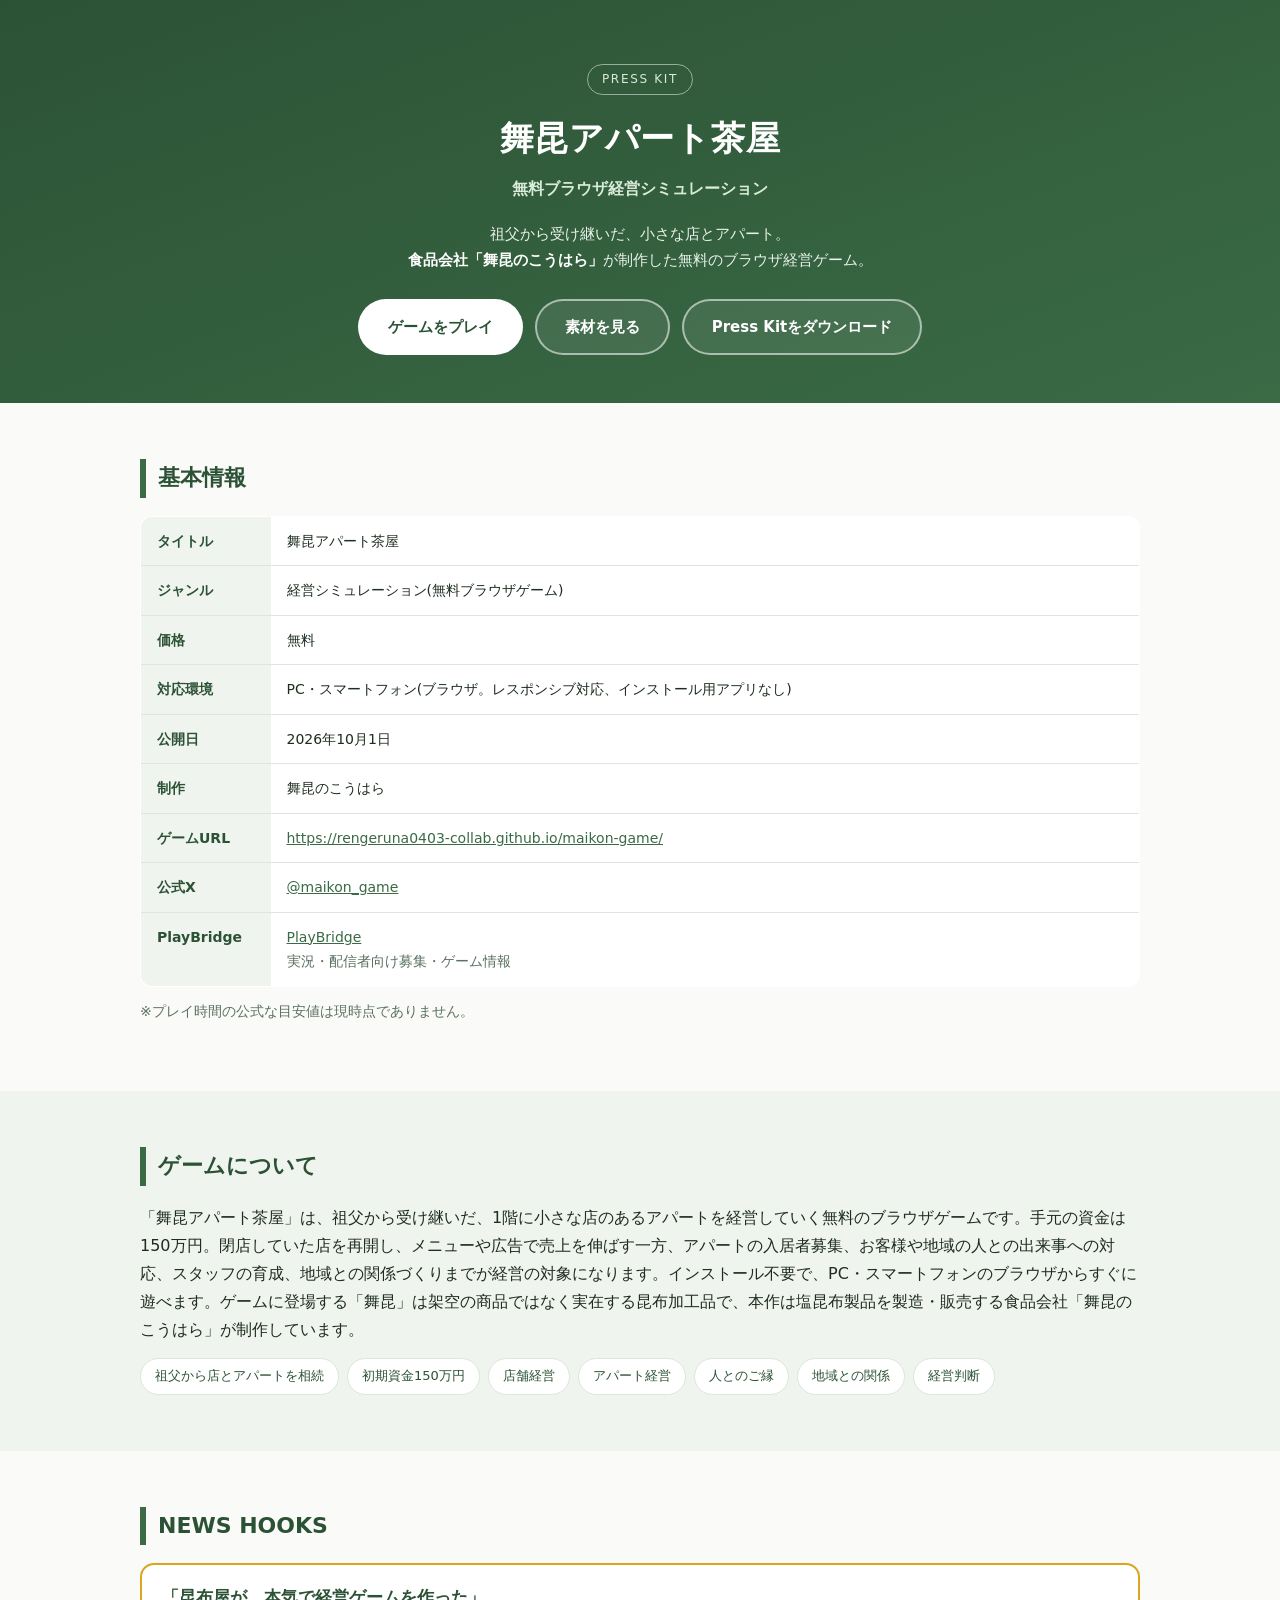
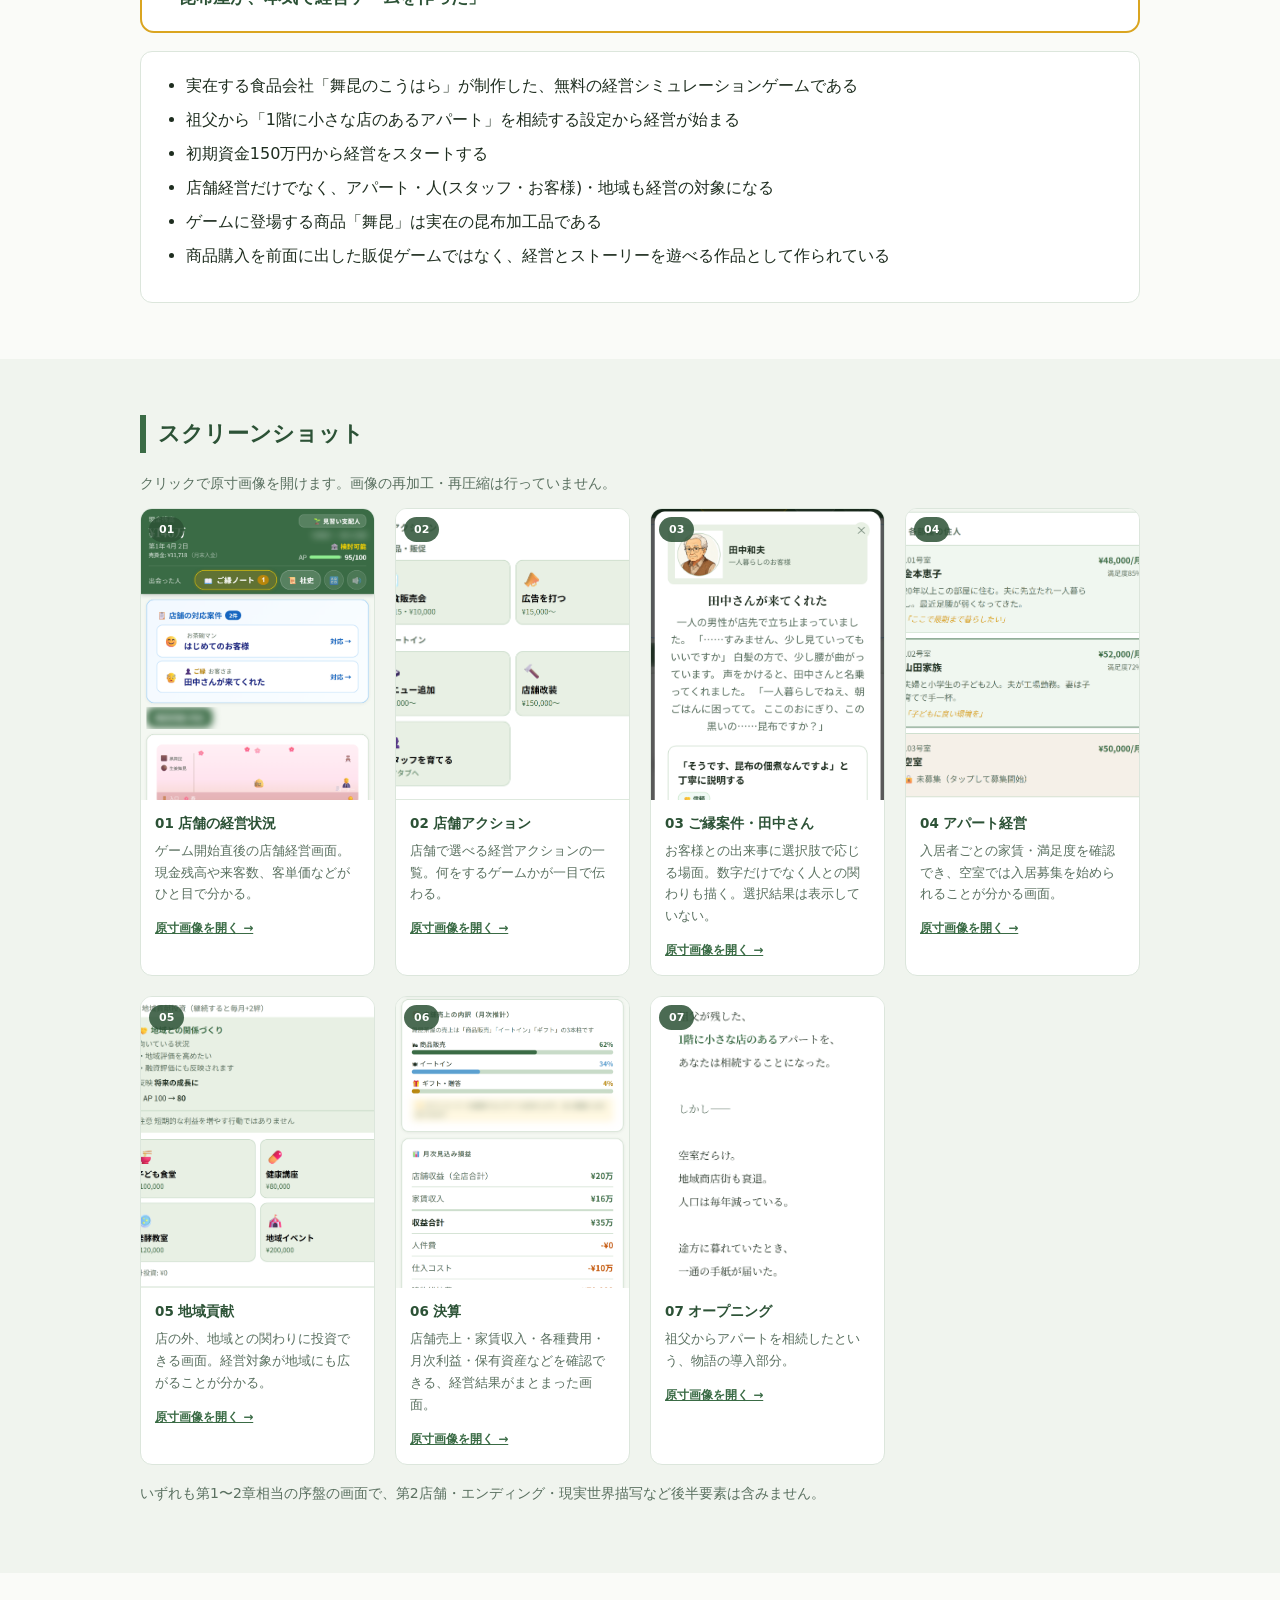
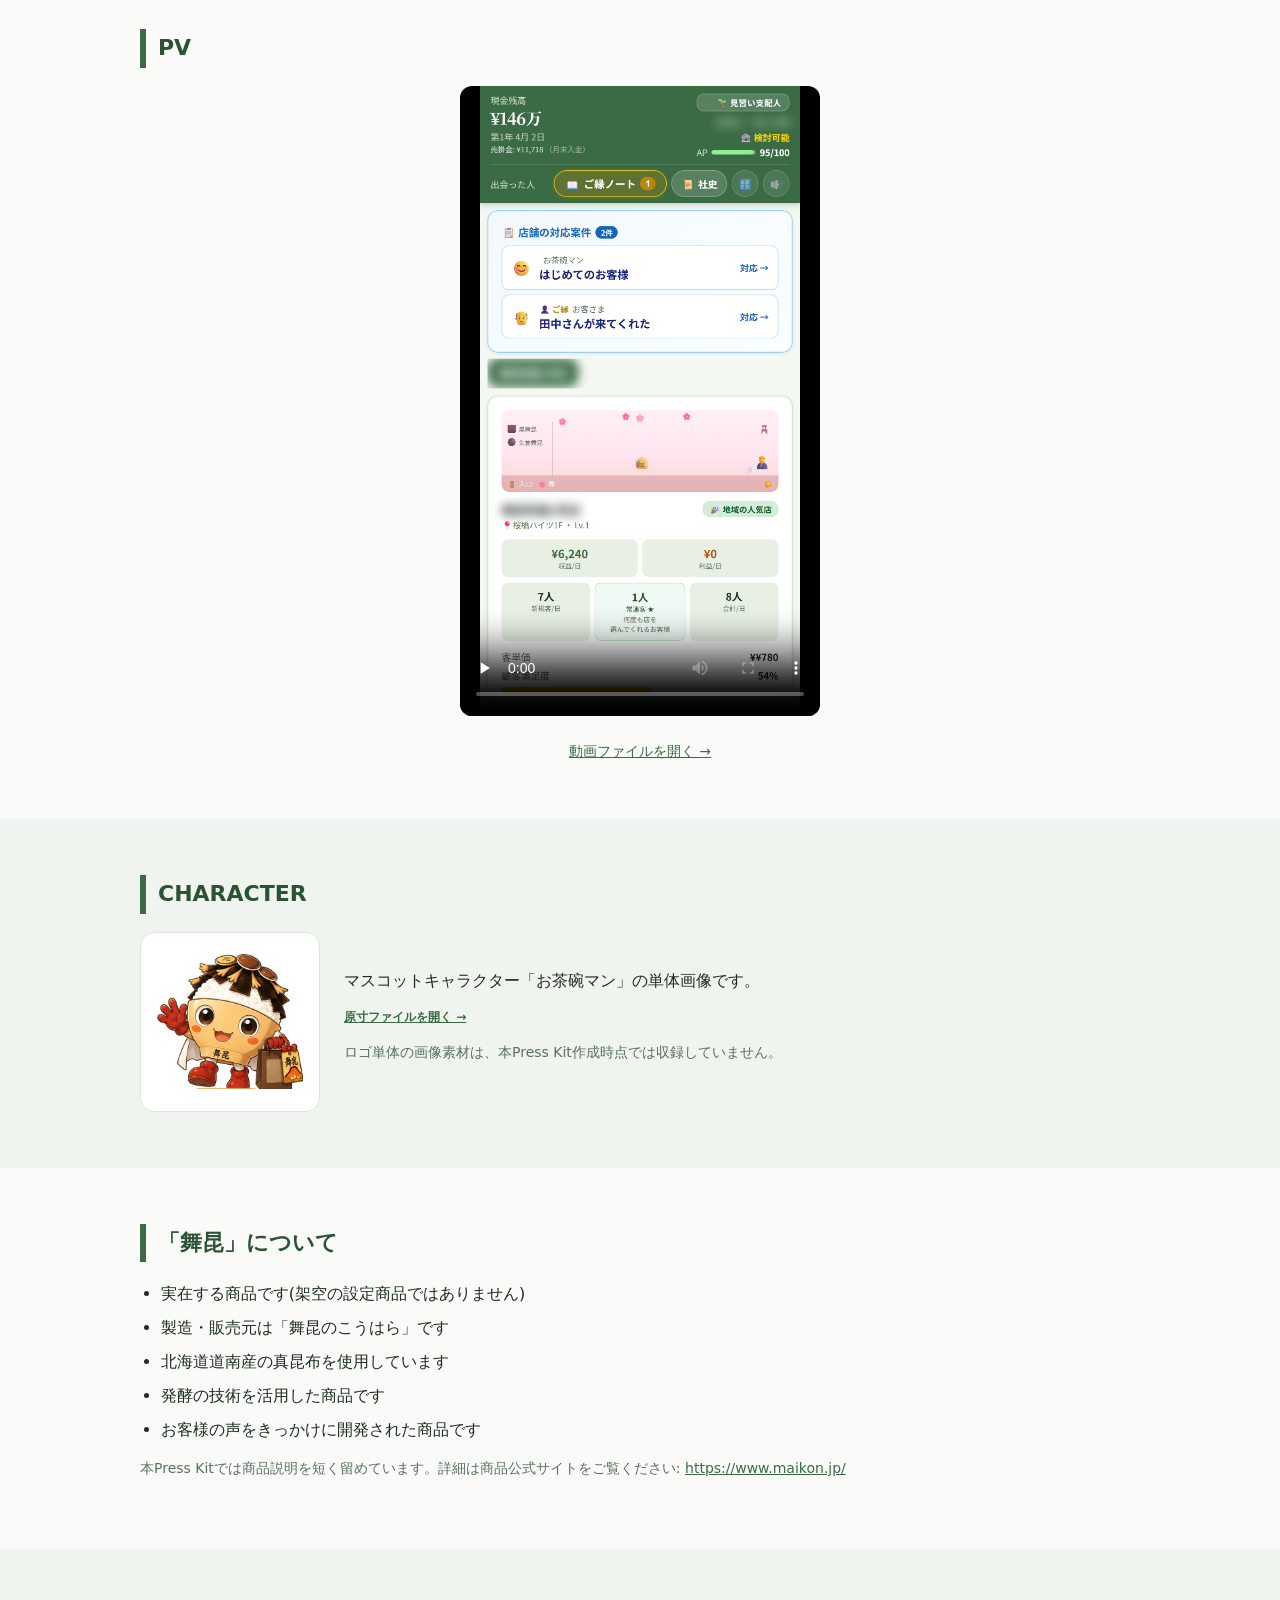
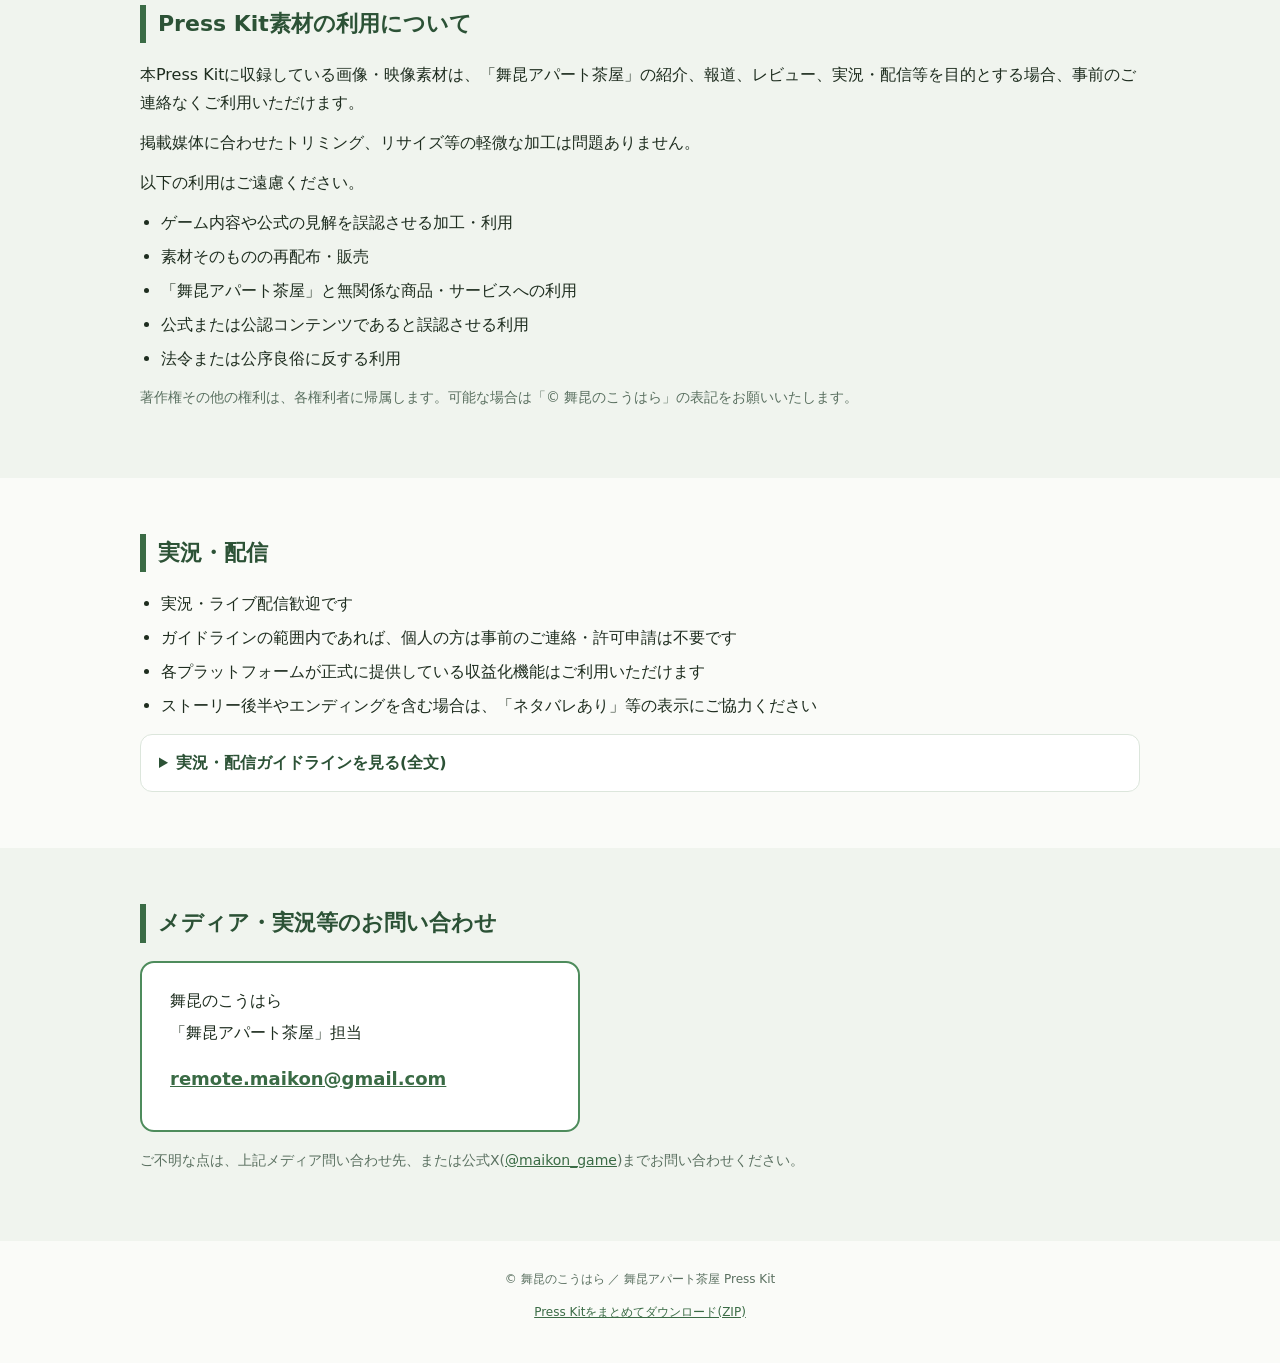
<file: press-kit/index.html>
<!DOCTYPE html>
<html lang="ja">
<head>
<meta charset="UTF-8">
<meta name="viewport" content="width=device-width, initial-scale=1.0">
<title>舞昆アパート茶屋 Press Kit</title>
<meta name="description" content="無料ブラウザ経営ゲーム「舞昆アパート茶屋」のメディア・実況者向けPress Kit">
<meta name="robots" content="index,follow">

<meta property="og:type" content="website">
<meta property="og:title" content="舞昆アパート茶屋 Press Kit">
<meta property="og:description" content="無料ブラウザ経営ゲーム「舞昆アパート茶屋」のメディア・実況者向けPress Kit">
<meta property="og:image" content="assets/character/ochawanman.webp">
<meta property="og:url" content="https://rengeruna0403-collab.github.io/maikon-game/press-kit/">
<meta name="twitter:card" content="summary">
<meta name="twitter:title" content="舞昆アパート茶屋 Press Kit">
<meta name="twitter:description" content="無料ブラウザ経営ゲーム「舞昆アパート茶屋」のメディア・実況者向けPress Kit">
<meta name="twitter:image" content="assets/character/ochawanman.webp">

<link rel="stylesheet" href="presskit.css">
</head>
<body>

<header class="hero">
  <div class="wrap">
    <span class="press-kit-tag">PRESS KIT</span>
    <h1>舞昆アパート茶屋</h1>
    <div class="genre">無料ブラウザ経営シミュレーション</div>
    <p class="lead">
      祖父から受け継いだ、小さな店とアパート。<br>
      <strong>食品会社「舞昆のこうはら」</strong>が制作した無料のブラウザ経営ゲーム。
    </p>
    <div class="btnrow">
      <a class="btn btn-primary" href="https://rengeruna0403-collab.github.io/maikon-game/" target="_blank" rel="noopener">ゲームをプレイ</a>
      <a class="btn btn-ghost" href="#screenshots">素材を見る</a>
      <a class="btn btn-ghost" href="maikon-apartment-chaya-press-kit.zip">Press Kitをダウンロード</a>
    </div>
  </div>
</header>

<section id="basics">
  <div class="wrap">
    <h2>基本情報</h2>
    <table class="facts">
      <tr><td>タイトル</td><td>舞昆アパート茶屋</td></tr>
      <tr><td>ジャンル</td><td>経営シミュレーション(無料ブラウザゲーム)</td></tr>
      <tr><td>価格</td><td>無料</td></tr>
      <tr><td>対応環境</td><td>PC・スマートフォン(ブラウザ。レスポンシブ対応、インストール用アプリなし)</td></tr>
      <tr><td>公開日</td><td>2026年10月1日</td></tr>
      <tr><td>制作</td><td>舞昆のこうはら</td></tr>
      <tr><td>ゲームURL</td><td><a href="https://rengeruna0403-collab.github.io/maikon-game/" target="_blank" rel="noopener">https://rengeruna0403-collab.github.io/maikon-game/</a></td></tr>
      <tr><td>公式X</td><td><a href="https://x.com/maikon_game" target="_blank" rel="noopener">@maikon_game</a></td></tr>
      <tr><td>PlayBridge</td><td><a href="https://playbridge.jp/developers/dev_x16g1l69" target="_blank" rel="noopener">PlayBridge</a><br><span class="muted">実況・配信者向け募集・ゲーム情報</span></td></tr>
    </table>
    <p class="muted" style="margin-top:12px">※プレイ時間の公式な目安値は現時点でありません。</p>
  </div>
</section>

<section id="about">
  <div class="wrap">
    <h2>ゲームについて</h2>
    <p>
      「舞昆アパート茶屋」は、祖父から受け継いだ、1階に小さな店のあるアパートを経営していく無料のブラウザゲームです。手元の資金は150万円。閉店していた店を再開し、メニューや広告で売上を伸ばす一方、アパートの入居者募集、お客様や地域の人との出来事への対応、スタッフの育成、地域との関係づくりまでが経営の対象になります。インストール不要で、PC・スマートフォンのブラウザからすぐに遊べます。ゲームに登場する「舞昆」は架空の商品ではなく実在する昆布加工品で、本作は塩昆布製品を製造・販売する食品会社「舞昆のこうはら」が制作しています。
    </p>
    <div class="pillbox">
      <span class="pill">祖父から店とアパートを相続</span>
      <span class="pill">初期資金150万円</span>
      <span class="pill">店舗経営</span>
      <span class="pill">アパート経営</span>
      <span class="pill">人とのご縁</span>
      <span class="pill">地域との関係</span>
      <span class="pill">経営判断</span>
    </div>
  </div>
</section>

<section id="news-hooks">
  <div class="wrap">
    <h2>NEWS HOOKS</h2>
    <div class="hook-main">「昆布屋が、本気で経営ゲームを作った」</div>
    <div class="hook-list">
      <ul>
        <li>実在する食品会社「舞昆のこうはら」が制作した、無料の経営シミュレーションゲームである</li>
        <li>祖父から「1階に小さな店のあるアパート」を相続する設定から経営が始まる</li>
        <li>初期資金150万円から経営をスタートする</li>
        <li>店舗経営だけでなく、アパート・人(スタッフ・お客様)・地域も経営の対象になる</li>
        <li>ゲームに登場する商品「舞昆」は実在の昆布加工品である</li>
        <li>商品購入を前面に出した販促ゲームではなく、経営とストーリーを遊べる作品として作られている</li>
      </ul>
    </div>
  </div>
</section>

<section id="screenshots">
  <div class="wrap">
    <h2>スクリーンショット</h2>
    <p class="muted">クリックで原寸画像を開けます。画像の再加工・再圧縮は行っていません。</p>
    <div class="shot-grid">

      <div class="shot-card">
        <a class="shot-thumb" href="assets/screenshots/screenshot-01.png" target="_blank" rel="noopener">
          <span class="shot-num">01</span>
          <img src="assets/screenshots/screenshot-01.png" alt="店舗タブ。現金残高や来客数、客単価などが分かる店舗経営画面" loading="lazy">
        </a>
        <div class="shot-body">
          <div class="shot-ttl">01 店舗の経営状況</div>
          <div class="shot-cap">ゲーム開始直後の店舗経営画面。現金残高や来客数、客単価などがひと目で分かる。</div>
          <a class="shot-link" href="assets/screenshots/screenshot-01.png" target="_blank" rel="noopener">原寸画像を開く →</a>
        </div>
      </div>

      <div class="shot-card">
        <a class="shot-thumb" href="assets/screenshots/screenshot-02.png" target="_blank" rel="noopener">
          <span class="shot-num">02</span>
          <img src="assets/screenshots/screenshot-02.png" alt="店舗の「アクション」メニュー" loading="lazy">
        </a>
        <div class="shot-body">
          <div class="shot-ttl">02 店舗アクション</div>
          <div class="shot-cap">店舗で選べる経営アクションの一覧。何をするゲームかが一目で伝わる。</div>
          <a class="shot-link" href="assets/screenshots/screenshot-02.png" target="_blank" rel="noopener">原寸画像を開く →</a>
        </div>
      </div>

      <div class="shot-card">
        <a class="shot-thumb" href="assets/screenshots/screenshot-03.png" target="_blank" rel="noopener">
          <span class="shot-num">03</span>
          <img src="assets/screenshots/screenshot-03.png" alt="ご縁案件「田中さんが来てくれた」の実画面" loading="lazy">
        </a>
        <div class="shot-body">
          <div class="shot-ttl">03 ご縁案件・田中さん</div>
          <div class="shot-cap">お客様との出来事に選択肢で応じる場面。数字だけでなく人との関わりも描く。選択結果は表示していない。</div>
          <a class="shot-link" href="assets/screenshots/screenshot-03.png" target="_blank" rel="noopener">原寸画像を開く →</a>
        </div>
      </div>

      <div class="shot-card">
        <a class="shot-thumb" href="assets/screenshots/screenshot-04.png" target="_blank" rel="noopener">
          <span class="shot-num">04</span>
          <img src="assets/screenshots/screenshot-04.png" alt="物件タブ「各部屋の住人」。アパート経営画面" loading="lazy">
        </a>
        <div class="shot-body">
          <div class="shot-ttl">04 アパート経営</div>
          <div class="shot-cap">入居者ごとの家賃・満足度を確認でき、空室では入居募集を始められることが分かる画面。</div>
          <a class="shot-link" href="assets/screenshots/screenshot-04.png" target="_blank" rel="noopener">原寸画像を開く →</a>
        </div>
      </div>

      <div class="shot-card">
        <a class="shot-thumb" href="assets/screenshots/screenshot-05.png" target="_blank" rel="noopener">
          <span class="shot-num">05</span>
          <img src="assets/screenshots/screenshot-05.png" alt="地域タブの「地域貢献投資」" loading="lazy">
        </a>
        <div class="shot-body">
          <div class="shot-ttl">05 地域貢献</div>
          <div class="shot-cap">店の外、地域との関わりに投資できる画面。経営対象が地域にも広がることが分かる。</div>
          <a class="shot-link" href="assets/screenshots/screenshot-05.png" target="_blank" rel="noopener">原寸画像を開く →</a>
        </div>
      </div>

      <div class="shot-card">
        <a class="shot-thumb" href="assets/screenshots/screenshot-06.png" target="_blank" rel="noopener">
          <span class="shot-num">06</span>
          <img src="assets/screenshots/screenshot-06.png" alt="決算タブ。店舗売上の内訳・月次見込み損益・保有資産" loading="lazy">
        </a>
        <div class="shot-body">
          <div class="shot-ttl">06 決算</div>
          <div class="shot-cap">店舗売上・家賃収入・各種費用・月次利益・保有資産などを確認できる、経営結果がまとまった画面。</div>
          <a class="shot-link" href="assets/screenshots/screenshot-06.png" target="_blank" rel="noopener">原寸画像を開く →</a>
        </div>
      </div>

      <div class="shot-card">
        <a class="shot-thumb" href="assets/screenshots/screenshot-07.png" target="_blank" rel="noopener">
          <span class="shot-num">07</span>
          <img src="assets/screenshots/screenshot-07.png" alt="オープニングのストーリー導入テキスト" loading="lazy">
        </a>
        <div class="shot-body">
          <div class="shot-ttl">07 オープニング</div>
          <div class="shot-cap">祖父からアパートを相続したという、物語の導入部分。</div>
          <a class="shot-link" href="assets/screenshots/screenshot-07.png" target="_blank" rel="noopener">原寸画像を開く →</a>
        </div>
      </div>

    </div>
    <p class="muted" style="margin-top:16px">いずれも第1〜2章相当の序盤の画面で、第2店舗・エンディング・現実世界描写など後半要素は含みません。</p>
  </div>
</section>

<section id="pv">
  <div class="wrap">
    <h2>PV</h2>
    <div class="pv-wrap">
      <video controls preload="none" poster="assets/screenshots/screenshot-01.png">
        <source src="assets/video/maikon-apartment-chaya-pv.mp4" type="video/mp4">
        お使いのブラウザは動画再生に対応していません。下記リンクから直接ご覧ください。
      </video>
      <div class="pv-links">
        <a href="assets/video/maikon-apartment-chaya-pv.mp4" target="_blank" rel="noopener">動画ファイルを開く →</a>
      </div>
    </div>
  </div>
</section>

<section id="character">
  <div class="wrap">
    <h2>CHARACTER</h2>
    <div class="char-row">
      <div class="char-img"><img src="assets/character/ochawanman.webp" alt="マスコットキャラクター お茶碗マン"></div>
      <div>
        <p>マスコットキャラクター「お茶碗マン」の単体画像です。</p>
        <p class="shot-link"><a href="assets/character/ochawanman.webp" target="_blank" rel="noopener">原寸ファイルを開く →</a></p>
        <p class="muted">ロゴ単体の画像素材は、本Press Kit作成時点では収録していません。</p>
      </div>
    </div>
  </div>
</section>

<section id="about-maikon">
  <div class="wrap">
    <h2>「舞昆」について</h2>
    <ul>
      <li>実在する商品です(架空の設定商品ではありません)</li>
      <li>製造・販売元は「舞昆のこうはら」です</li>
      <li>北海道道南産の真昆布を使用しています</li>
      <li>発酵の技術を活用した商品です</li>
      <li>お客様の声をきっかけに開発された商品です</li>
    </ul>
    <p class="muted">本Press Kitでは商品説明を短く留めています。詳細は商品公式サイトをご覧ください: <a href="https://www.maikon.jp/" target="_blank" rel="noopener">https://www.maikon.jp/</a></p>
  </div>
</section>

<section id="usage">
  <div class="wrap">
    <h2>Press Kit素材の利用について</h2>
    <p>本Press Kitに収録している画像・映像素材は、「舞昆アパート茶屋」の紹介、報道、レビュー、実況・配信等を目的とする場合、事前のご連絡なくご利用いただけます。</p>
    <p>掲載媒体に合わせたトリミング、リサイズ等の軽微な加工は問題ありません。</p>
    <p>以下の利用はご遠慮ください。</p>
    <ul>
      <li>ゲーム内容や公式の見解を誤認させる加工・利用</li>
      <li>素材そのものの再配布・販売</li>
      <li>「舞昆アパート茶屋」と無関係な商品・サービスへの利用</li>
      <li>公式または公認コンテンツであると誤認させる利用</li>
      <li>法令または公序良俗に反する利用</li>
    </ul>
    <p class="muted">著作権その他の権利は、各権利者に帰属します。可能な場合は「© 舞昆のこうはら」の表記をお願いいたします。</p>
  </div>
</section>

<section id="streaming">
  <div class="wrap">
    <h2>実況・配信</h2>
    <ul>
      <li>実況・ライブ配信歓迎です</li>
      <li>ガイドラインの範囲内であれば、個人の方は事前のご連絡・許可申請は不要です</li>
      <li>各プラットフォームが正式に提供している収益化機能はご利用いただけます</li>
      <li>ストーリー後半やエンディングを含む場合は、「ネタバレあり」等の表示にご協力ください</li>
    </ul>

    <details>
      <summary>実況・配信ガイドラインを見る(全文)</summary>

      <h3>「舞昆アパート茶屋」実況・配信ガイドライン</h3>
      <p>「舞昆アパート茶屋」は、ゲーム実況、ライブ配信、プレイ動画、レビュー動画、スクリーンショットの投稿を歓迎しています。</p>
      <p>以下の範囲であれば、個人の方は事前のご連絡・許可申請は必要ありません。</p>

      <h3>【できること】</h3>
      <ul>
        <li>YouTube、Twitch、ニコニコ動画、SNS等での実況・ライブ配信</li>
        <li>プレイ動画・レビュー動画の投稿</li>
        <li>ゲーム画面のスクリーンショット投稿</li>
        <li>動画・配信用サムネイルへのゲーム画面の使用</li>
        <li>各プラットフォームが正式に提供している機能による収益化</li>
      </ul>

      <h3>【お願い】</h3>
      <ul>
        <li>動画・配信のタイトルまたは概要欄など、分かりやすい場所に「舞昆アパート茶屋」と記載してください</li>
        <li>ストーリー後半やエンディングを含む場合は、「ネタバレあり」等の表示にご協力ください</li>
        <li>可能であればゲームURLをご紹介いただけると嬉しいです</li>
      </ul>

      <h3>【ご遠慮ください】</h3>
      <ul>
        <li>ゲームの映像・画像・音声等を、実況やレビュー等の独自要素なくそのまま転載すること</li>
        <li>ゲーム内素材の抜き出し・再配布</li>
        <li>ゲームデータを不正に改変した状態での配信</li>
        <li>公式または公認の配信・動画であると誤認させる表現</li>
        <li>法令または公序良俗に反する内容</li>
        <li>第三者の権利を侵害する利用</li>
      </ul>

      <h3>【法人・メディアの方】</h3>
      <p>報道、紹介、レビュー等についてはPress Kitをご利用いただけます。</p>
      <p>広告・タイアップなど、通常のゲーム紹介を超える商用利用については、下記の問い合わせ先までお問い合わせください。</p>

      <h3>【ガイドラインについて】</h3>
      <p>本ガイドラインは、必要に応じて内容を変更する場合があります。</p>
    </details>
  </div>
</section>

<section id="contact">
  <div class="wrap">
    <h2>メディア・実況等のお問い合わせ</h2>
    <div class="contact-card">
      <p style="margin-bottom:4px">舞昆のこうはら</p>
      <p style="margin-bottom:16px">「舞昆アパート茶屋」担当</p>
      <p class="mail"><a href="mailto:remote.maikon@gmail.com">remote.maikon@gmail.com</a></p>
    </div>
    <p class="muted" style="margin-top:16px">ご不明な点は、上記メディア問い合わせ先、または公式X(<a href="https://x.com/maikon_game" target="_blank" rel="noopener">@maikon_game</a>)までお問い合わせください。</p>
  </div>
</section>

<footer>
  <div class="wrap">
    <p>© 舞昆のこうはら ／ 舞昆アパート茶屋 Press Kit</p>
    <p><a href="maikon-apartment-chaya-press-kit.zip">Press Kitをまとめてダウンロード(ZIP)</a></p>
  </div>
</footer>

</body>
</html>
</file>
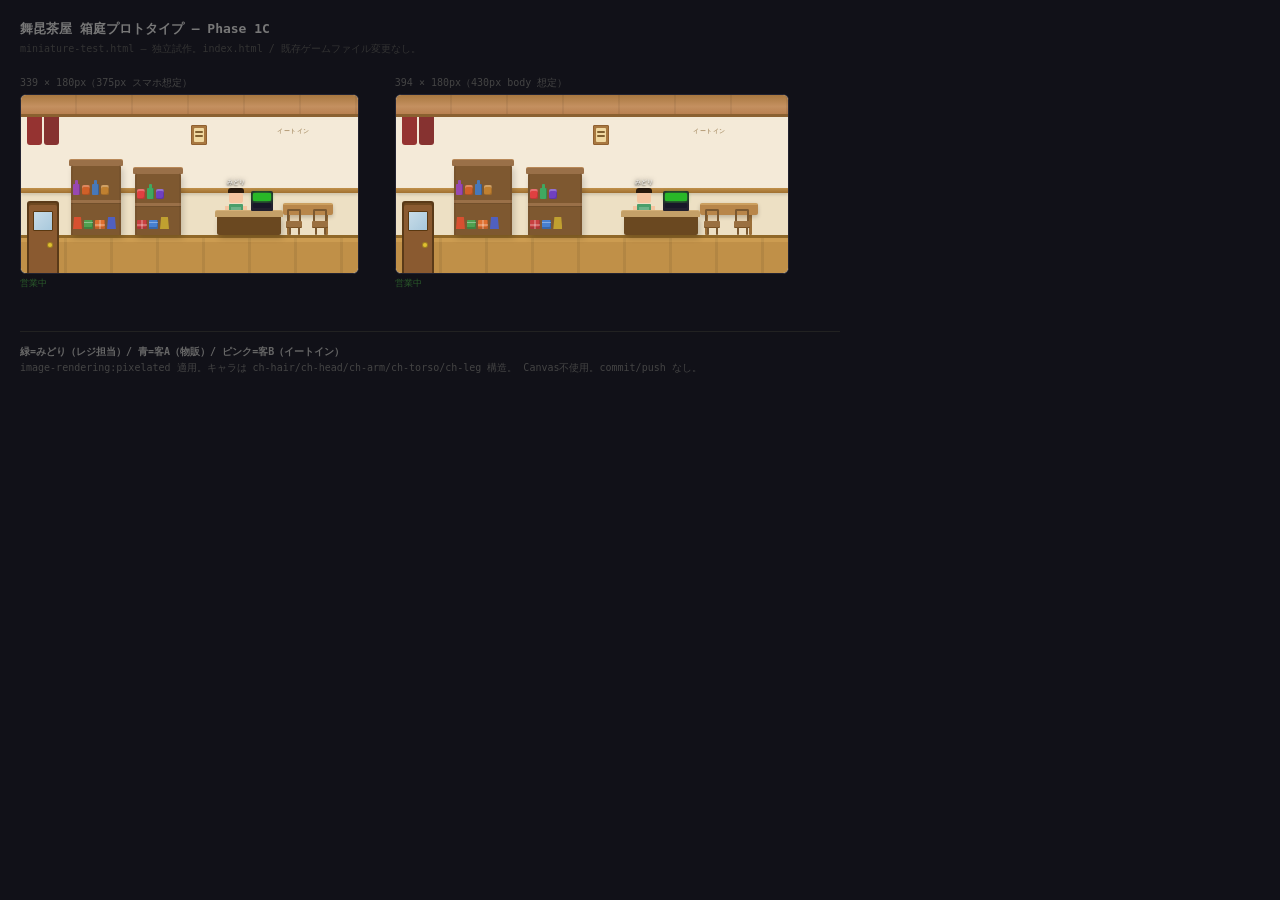
<file: miniature-test.html>
<!DOCTYPE html>
<html lang="ja">
<head>
<meta charset="UTF-8">
<meta name="viewport" content="width=device-width, initial-scale=1.0">
<title>舞昆茶屋 箱庭プロトタイプ Phase 1C</title>
<style>
*,*::before,*::after{box-sizing:border-box;margin:0;padding:0}

body{
  font-family:monospace;
  background:#111118;
  color:#b0b0c0;
  padding:20px;
  min-height:100vh;
}
h1{font-size:13px;margin-bottom:4px;color:#777}
.desc{font-size:10px;color:#333;margin-bottom:20px}
.wrap{display:inline-block;margin-right:28px;margin-bottom:20px;vertical-align:top}
.size-label{font-size:10px;color:#444;margin-bottom:4px}
.debug{font-size:9px;color:#2a5a2a;margin-top:3px;height:14px}

/* ── CONTAINER ── */
.miniature{
  position:relative;overflow:hidden;
  border-radius:6px;
  border:1px solid #222230;
  image-rendering:pixelated;
  height:180px;
  background:#f2e8d6; /* fallback */
}

/* ═══════════════════════════════════════════
   BACKGROUND LAYERS
═══════════════════════════════════════════ */
/* Ceiling – wooden beam strip */
.bg-ceiling{
  position:absolute;top:0;left:0;right:0;
  height:22px;z-index:1;
  background:linear-gradient(to bottom,#a87840 0%,#c49060 60%,#b88050 100%);
  border-bottom:3px solid #8a6030;
}
/* subtle beam texture */
.bg-ceiling::after{
  content:'';position:absolute;inset:0;
  background:repeating-linear-gradient(
    90deg,
    transparent 0,transparent 54px,
    rgba(0,0,0,.06) 54px,rgba(0,0,0,.06) 56px
  );
}

/* Upper wall – light cream */
.bg-wall-upper{
  position:absolute;top:25px;left:0;right:0;
  height:68px;z-index:1;
  background:#f4ead8;
}

/* Dado rail – thin wooden strip dividing wall */
.bg-dado{
  position:absolute;top:93px;left:0;right:0;
  height:5px;z-index:2;
  background:linear-gradient(to bottom,#c0904a,#a07030);
  box-shadow:0 2px 3px rgba(0,0,0,.12);
}

/* Lower wall – slightly warmer tone */
.bg-wall-lower{
  position:absolute;top:98px;left:0;right:0;bottom:38px;
  z-index:1;
  background:#ede0c4;
}

/* Floor – warm wood planks */
.bg-floor{
  position:absolute;bottom:0;left:0;right:0;
  height:38px;z-index:1;
  background:#c09048;
  border-top:3px solid #906828;
}
.bg-floor::before{  /* plank grain */
  content:'';position:absolute;inset:0;
  background:repeating-linear-gradient(
    90deg,
    transparent 0,transparent 43px,
    rgba(0,0,0,.07) 43px,rgba(0,0,0,.07) 46px
  );
}
.bg-floor::after{  /* floor highlight */
  content:'';position:absolute;
  top:0;left:0;right:0;height:4px;
  background:rgba(255,210,120,.18);
}

/* ═══════════════════════════════════════════
   ENTRANCE
═══════════════════════════════════════════ */
/* Door frame */
.door-frame{
  position:absolute;bottom:0;left:6px;
  width:32px;height:72px;z-index:3;
  background:#5a3a18;
  border-radius:3px 3px 0 0;
}
.door-frame::after{  /* frame inner edge highlight */
  content:'';position:absolute;
  top:2px;left:2px;right:2px;bottom:0;
  background:#6e4820;
  border-radius:2px 2px 0 0;
}
/* Door panel */
.door{
  position:absolute;bottom:0;left:8px;
  width:28px;height:68px;z-index:4;
  background:#8a5a30;
  border-radius:2px 2px 0 0;
}
.door::before{  /* window */
  content:'';position:absolute;
  top:6px;left:4px;right:4px;height:20px;
  background:linear-gradient(135deg,#c8dce8,#a8c8dc);
  border:1px solid #5a3810;
  border-radius:1px;
}
.door::after{  /* handle */
  content:'';position:absolute;
  top:38px;right:5px;
  width:4px;height:4px;
  background:#e0c030;
  border-radius:50%;
  box-shadow:0 0 0 1px #a08020;
}

/* Noren – two hanging fabric strips above door */
.noren{
  position:absolute;top:22px;left:6px;
  width:32px;z-index:5;
  display:flex;gap:2px;
}
.noren-strip{
  flex:1;height:28px;
  border-radius:0 0 3px 3px;
  opacity:.9;
}
.noren-strip:nth-child(1){background:#8b2020}
.noren-strip:nth-child(2){background:#7a1e1e}

/* ═══════════════════════════════════════════
   SHELVES
═══════════════════════════════════════════ */
.shelf-unit{
  position:absolute;z-index:4;
  background:#7e5830;
  border-radius:2px 2px 0 0;
  box-shadow:2px 3px 6px rgba(0,0,0,.18);
}
/* shelf top cap */
.shelf-unit::before{
  content:'';position:absolute;
  top:-5px;left:-2px;right:-2px;height:6px;
  background:#9a7048;
  border-radius:2px 2px 1px 1px;
  box-shadow:0 -1px 0 #b88858;
}
/* shelf back panel */
.shelf-unit::after{
  content:'';position:absolute;
  top:0;left:0;right:0;bottom:0;
  background:linear-gradient(to right,
    rgba(0,0,0,.06) 0,rgba(0,0,0,.06) 2px,
    transparent 2px,transparent calc(100% - 2px),
    rgba(0,0,0,.06) calc(100% - 2px));
}
/* horizontal shelf boards */
.shelf-board{
  position:absolute;left:0;right:0;
  height:3px;background:#9a7048;
  box-shadow:0 1px 0 rgba(0,0,0,.1);
}
/* shelf items row */
.shelf-row{
  position:absolute;left:2px;right:2px;
  display:flex;gap:2px;align-items:flex-end;
}

/* ── item shapes ── */
/* Bottle: neck + body */
.si-bottle{display:flex;flex-direction:column;align-items:center;flex-shrink:0}
.sib-neck{width:3px;height:4px;border-radius:1px 1px 0 0}
.sib-body{width:7px;height:11px;border-radius:1px;margin-top:0;box-shadow:inset -1px 0 0 rgba(0,0,0,.2)}
/* Jar: rounded top */
.si-jar{width:8px;height:10px;border-radius:2px;flex-shrink:0;
  box-shadow:inset -1px -1px 0 rgba(0,0,0,.15),inset 0 2px 0 rgba(255,255,255,.25)}
/* Box: flat with lid line */
.si-box{
  width:9px;height:9px;border-radius:1px;flex-shrink:0;
  position:relative;
  box-shadow:inset -1px -2px 0 rgba(0,0,0,.2)
}
.si-box::after{content:'';position:absolute;top:2px;left:0;right:0;
  height:1px;background:rgba(255,255,255,.35)}
/* Bag: trapezoid via clip-path */
.si-bag{
  width:9px;height:12px;flex-shrink:0;
  clip-path:polygon(12% 0%,88% 0%,100% 100%,0% 100%);
  box-shadow:none;
  position:relative;
}
/* Gift: box with ribbon */
.si-gift{
  width:10px;height:9px;border-radius:1px;flex-shrink:0;
  position:relative;
  box-shadow:inset -1px -2px 0 rgba(0,0,0,.15)
}
.si-gift::before{content:'';position:absolute;
  top:0;bottom:0;left:50%;width:1px;
  background:rgba(255,255,255,.5);transform:translateX(-50%)}
.si-gift::after{content:'';position:absolute;
  left:0;right:0;top:50%;height:1px;
  background:rgba(255,255,255,.5);transform:translateY(-50%)}

/* ═══════════════════════════════════════════
   COUNTER / REGISTER
═══════════════════════════════════════════ */
/* Counter top surface (lighter, sits on top of front) */
.counter-top{
  position:absolute;z-index:13;
  background:#c4a068;
  border-radius:2px 2px 0 0;
  box-shadow:0 -1px 0 #d4b078;
}
/* Counter front face (darker, higher z so みどり appears behind) */
.counter-front{
  position:absolute;z-index:12;
  background:#6a4820;
  border-radius:2px;
  box-shadow:2px 3px 6px rgba(0,0,0,.2);
}
/* Register machine */
.register-machine{
  position:absolute;z-index:14;
  background:#22202e;
  border-radius:2px 2px 1px 1px;
}
.register-machine::before{  /* screen */
  content:'';position:absolute;
  top:2px;left:2px;right:2px;height:8px;
  background:#28b828;border-radius:1px;
  box-shadow:0 0 4px #28b828;
}
.register-machine::after{  /* keypad */
  content:'';position:absolute;
  bottom:3px;left:2px;right:2px;height:5px;
  background:#181828;border-radius:1px;
}

/* ═══════════════════════════════════════════
   EAT-IN AREA  (floor level, right side)
═══════════════════════════════════════════ */
/* Area sign on upper wall */
.eatin-sign{
  position:absolute;z-index:3;
  font-size:6px;color:#907040;
  letter-spacing:.5px;
  font-family:monospace;
  white-space:nowrap;
}

/* Table top */
.eatin-table-top{
  position:absolute;z-index:6;
  background:#b8864a;
  border-radius:2px;
  border-top:2px solid #cca060;
  box-shadow:0 2px 4px rgba(0,0,0,.2);
}
/* Table legs */
.eatin-table-leg{
  position:absolute;z-index:5;
  width:3px;background:#9a6e38;
  bottom:38px; /* floor level */
  border-radius:0 0 1px 1px;
}

/* Chair: seat + backrest as a unit */
.eatin-chair-wrap{position:absolute;z-index:7}
.chair-back{
  width:14px;height:12px;
  border:2px solid #7a5830;
  border-bottom:none;
  border-radius:2px 2px 0 0;
  background:rgba(180,130,70,.15);
}
.chair-seat{
  width:16px;height:6px;
  background:#9a7040;
  border-radius:1px;
  margin-left:-1px;
  box-shadow:0 1px 0 #7a5020;
}
.chair-legs-row{
  display:flex;justify-content:space-between;
  padding:0 2px;
}
.chair-leg{
  width:2px;height:8px;
  background:#7a5830;
  border-radius:0 0 1px 1px;
}

/* ═══════════════════════════════════════════
   CHARACTERS  (22×34px, arm/leg structure)
═══════════════════════════════════════════ */
.character{
  position:absolute;
  width:22px;
  image-rendering:pixelated;
  z-index:10;
  opacity:0;
}
/* Hair – wider for distinctive silhouette */
.ch-hair{width:16px;height:5px;margin:0 auto;border-radius:3px 3px 0 0}
/* Head */
.ch-head{width:14px;height:10px;margin:0 auto;border-radius:2px}
/* Middle row: arm | torso | arm */
.ch-mid{
  display:flex;justify-content:center;align-items:flex-start;
  margin-top:1px;
}
.ch-arm{width:4px;height:9px;border-radius:0 0 2px 2px;margin-top:2px}
.ch-torso{width:14px;height:11px;border-radius:1px;position:relative}
/* みどり apron overlay */
.char-midori .ch-torso::after{
  content:'';position:absolute;
  bottom:0;left:2px;right:2px;top:3px;
  background:rgba(255,255,255,.2);
  border-radius:0 0 1px 1px;
}
/* Lower row: two legs */
.ch-legs{display:flex;justify-content:center;gap:2px;margin-top:1px}
.ch-leg{width:5px;height:7px;border-radius:0 0 2px 2px;transition:height .25s ease}

/* Character label */
.char-label{
  position:absolute;top:-10px;left:50%;
  transform:translateX(-50%);
  font-size:6px;white-space:nowrap;
  color:#fff;
  text-shadow:0 1px 2px #000,0 0 5px rgba(0,0,0,.8);
  pointer-events:none;
}

/* ── PALETTES ── */
.char-midori .ch-hair  {background:#2a1a0c}
.char-midori .ch-head  {background:#f5c5a0}
.char-midori .ch-arm   {background:#f5c5a0}
.char-midori .ch-torso {background:#4a9e6b}
.char-midori .ch-leg   {background:#2d5c3f}

.char-custa .ch-hair   {background:#1a1008}
.char-custa .ch-head   {background:#f0b890}
.char-custa .ch-arm    {background:#f0b890}
.char-custa .ch-torso  {background:#4a7cb5}
.char-custa .ch-leg    {background:#354a6e}

.char-custb .ch-hair   {background:#b07828}
.char-custb .ch-head   {background:#f5c5a0}
.char-custb .ch-arm    {background:#f5c5a0}
.char-custb .ch-torso  {background:#c45a7b}
.char-custb .ch-leg    {background:#5a4070}

/* Sitting pose – shorter legs */
.character.sitting .ch-leg{height:3px}

/* Idle bob on head */
@keyframes headbob{
  0%,100%{transform:translateY(0)}
  50%     {transform:translateY(-1px)}
}
.bobbing .ch-head{animation:headbob 1.15s ease-in-out infinite}

/* ── SPEECH BUBBLE ── */
.bubble{
  position:absolute;
  background:#fff;
  border:1px solid #bbb;
  border-radius:4px;
  padding:2px 5px;
  font-size:7px;color:#333;
  white-space:nowrap;
  opacity:0;
  transition:opacity .25s;
  z-index:20;pointer-events:none;
}
.bubble::after{
  content:'';position:absolute;
  bottom:-5px;left:8px;
  border:4px solid transparent;
  border-top-color:#fff;
  filter:drop-shadow(0 1px 0 #bbb);
}

/* ═══════════════════════════════════════════
   SMALL WALL DECORATION
═══════════════════════════════════════════ */
.wall-deco{
  position:absolute;z-index:3;
  width:16px;height:20px;
  background:#a87840;
  border:1px solid #906030;
  border-radius:1px;
}
.wall-deco::before{ /* inner mat */
  content:'';position:absolute;inset:2px;
  background:#f0d8a0;
  border-radius:1px;
}
.wall-deco::after{ /* abstract brush stroke */
  content:'';position:absolute;
  top:5px;left:3px;right:3px;height:2px;
  background:#806030;
  border-radius:1px;
  box-shadow:0 4px 0 #806030;
}

/* ─────────────────────────────────────── */
.info{
  margin-top:20px;
  max-width:820px;
  font-size:10px;line-height:1.6;
  color:#444;
  border-top:1px solid #222;
  padding-top:12px;
}
.info b{color:#666}
</style>
</head>
<body>

<h1>舞昆茶屋 箱庭プロトタイプ — Phase 1C</h1>
<p class="desc">miniature-test.html — 独立試作。index.html / 既存ゲームファイル変更なし。</p>

<div class="wrap">
  <div class="size-label">339 × 180px（375px スマホ想定）</div>
  <div class="miniature" id="s339" style="width:339px"></div>
  <div class="debug" id="d339"></div>
</div>

<div class="wrap">
  <div class="size-label">394 × 180px（430px body 想定）</div>
  <div class="miniature" id="s394" style="width:394px"></div>
  <div class="debug" id="d394"></div>
</div>

<div class="info">
  <b>緑=みどり（レジ担当）/ 青=客A（物販）/ ピンク=客B（イートイン）</b><br>
  image-rendering:pixelated 適用。キャラは ch-hair/ch-head/ch-arm/ch-torso/ch-leg 構造。
  Canvas不使用。commit/push なし。
</div>

<script>
// ══════════════════════════════════════════════
//  LAYOUT CONSTANTS  (BASE_W = 339px)
// ══════════════════════════════════════════════
const BASE_W = 339;

// x positions (left edge of character bounding box, in base-coord space)
const PX = {
  offLeft  : -30,
  door     :  14,   // inside door
  shelfA   :  70,   // stop position near shelf A
  shelfB   : 128,   // stop position near shelf B
  counterCust: 172, // customer side of counter
  midoriX  : 204,   // みどり behind counter (left of register, visible above counter)
  // eat-in furniture (table is the reference; chairs are relative to it)
  eatinTable      : 262,  // table left edge
  eatinTableW     :  50,  // table width  → right edge = 312
  eatinChairLeft  : 266,  // left chair left edge  (inside table width)
  eatinChairRight : 292,  // right chair left edge (inside table width)
  // custB sitting point — SEPARATE from furniture coords
  // center-align: chairLeft + chairW/2 - charW/2 = 266 + 8 - 11 = 263
  custBSeatX      : 263,
};

// y = bottom from container bottom (fixed, no scale)
const PY = {
  floor   : 38,
  eatinSit: 42,  // chair seat level for custB
};

// ══════════════════════════════════════════════
//  HELPERS
// ══════════════════════════════════════════════
const delay = ms => new Promise(r => setTimeout(r, ms));

function mkEl(parent, tag, cls, css = {}) {
  const d = document.createElement(tag);
  if (cls) d.className = cls;
  Object.assign(d.style, css);
  parent.appendChild(d);
  return d;
}

// Walk to x (distance-proportional duration, speed in base-coord units/sec)
function walkTo(el, x, sc, speed = 95) {
  const curX = parseFloat(el.style.left || 0) / sc;
  const dist = Math.abs(x - curX);
  const dur = Math.max(300, (dist / speed) * 1000);
  el.style.transition = `left ${dur}ms linear`;
  el.style.left = (x * sc) + 'px';
  return delay(dur + 40);
}

// Walk to x+y simultaneously (x speed governs duration, y eases in same time)
function walkToXY(el, x, y, sc, speed = 95) {
  const curX = parseFloat(el.style.left || 0) / sc;
  const dist = Math.abs(x - curX);
  const dur = Math.max(400, (dist / speed) * 1000);
  el.style.transition = `left ${dur}ms linear, bottom ${dur}ms ease`;
  el.style.left   = (x * sc) + 'px';
  el.style.bottom = y + 'px';
  return delay(dur + 40);
}

function setPos(el, x, y, sc) {
  el.style.transition = 'none';
  el.style.left   = (x * sc) + 'px';
  el.style.bottom = y + 'px';
}
function setBottom(el, y, dur = 0) {
  el.style.transition = dur ? `bottom ${dur}ms ease` : 'none';
  el.style.bottom = y + 'px';
}
function setOpacity(el, v, dur = 200) {
  el.style.transition = `opacity ${dur}ms`;
  el.style.opacity = v;
}
function face(el, dir) {
  // flip character; counter-flip the label so it stays readable
  el.style.transform = dir === 'left' ? 'scaleX(-1)' : 'scaleX(1)';
  const lbl = el.querySelector('.char-label');
  if (lbl) lbl.style.transform = dir === 'left'
    ? 'translateX(-50%) scaleX(-1)'
    : 'translateX(-50%) scaleX(1)';
}
function bob(el, on) {
  on ? el.classList.add('bobbing') : el.classList.remove('bobbing');
}
function sit(el, on) {
  on ? el.classList.add('sitting') : el.classList.remove('sitting');
}

// ══════════════════════════════════════════════
//  BUILD SCENE
// ══════════════════════════════════════════════
function buildScene(cid) {
  const container = document.getElementById(cid);
  const W = container.offsetWidth;
  const sc = W / BASE_W;
  container.innerHTML = '';

  const S = n => (n * sc) + 'px';  // scaled px string

  // ── background layers ──
  mkEl(container, 'div', 'bg-ceiling');
  mkEl(container, 'div', 'bg-wall-upper');
  mkEl(container, 'div', 'bg-dado');
  mkEl(container, 'div', 'bg-wall-lower');
  mkEl(container, 'div', 'bg-floor');

  // ── entrance ──
  mkEl(container, 'div', 'door-frame');
  mkEl(container, 'div', 'door');
  // noren hanging above door
  mkEl(container, 'div', 'noren').innerHTML =
    '<div class="noren-strip"></div><div class="noren-strip"></div>';

  // small decorative frame on upper wall
  mkEl(container, 'div', 'wall-deco', {left:S(170), top:'30px'});

  // ── SHELF A ──
  const sA = mkEl(container, 'div', 'shelf-unit', {
    left:S(50), bottom:'38px', width:S(50), height:'70px'
  });
  // horizontal boards
  mkEl(sA, 'div', 'shelf-board', {top:'35px'});
  // top row: bottle, jar, bag, box
  const rA1 = mkEl(sA, 'div', 'shelf-row', {bottom:'40px'});
  addItem(rA1, 'bottle', '#9848b0');
  addItem(rA1, 'jar',    '#d06028');
  addItem(rA1, 'bottle', '#4878b8');
  addItem(rA1, 'jar',    '#c08030');
  // bottom row
  const rA2 = mkEl(sA, 'div', 'shelf-row', {bottom:'6px'});
  addItem(rA2, 'bag',    '#d85030');
  addItem(rA2, 'box',    '#50a050');
  addItem(rA2, 'gift',   '#e07030');
  addItem(rA2, 'bag',    '#5060c0');

  // ── SHELF B ──
  const sB = mkEl(container, 'div', 'shelf-unit', {
    left:S(114), bottom:'38px', width:S(46), height:'62px'
  });
  mkEl(sB, 'div', 'shelf-board', {top:'30px'});
  const rB1 = mkEl(sB, 'div', 'shelf-row', {bottom:'36px'});
  addItem(rB1, 'jar',    '#e04040');
  addItem(rB1, 'bottle', '#40a860');
  addItem(rB1, 'jar',    '#7040c0');
  const rB2 = mkEl(sB, 'div', 'shelf-row', {bottom:'6px'});
  addItem(rB2, 'gift',   '#c84040');
  addItem(rB2, 'box',    '#4880d0');
  addItem(rB2, 'bag',    '#c0a030');

  // ── COUNTER + REGISTER ──
  const ctrLeft = 196;
  const ctrW    = 64;
  // top board (z:13, slightly wider/lighter)
  mkEl(container, 'div', 'counter-top', {
    left:S(ctrLeft - 2), bottom:'56px', width:S(ctrW + 4), height:'6px'
  });
  // front face (z:12 — みどり z:10 goes behind this)
  mkEl(container, 'div', 'counter-front', {
    left:S(ctrLeft), bottom:'38px', width:S(ctrW), height:'20px'
  });
  // register machine (sits on counter top)
  mkEl(container, 'div', 'register-machine', {
    left:S(ctrLeft + 34), bottom:'62px', width:S(22), height:'20px'
  });

  // ── EAT-IN TABLE + CHAIRS ──
  // sign on upper wall
  mkEl(container, 'div', 'eatin-sign', {
    left:S(PX.eatinTable - 6), top:'32px'
  }).textContent = 'イートイン';

  // table top
  mkEl(container, 'div', 'eatin-table-top', {
    left:S(PX.eatinTable), bottom:'58px',
    width:S(PX.eatinTableW), height:'12px'
  });
  // table legs (4px inset from each edge)
  mkEl(container, 'div', 'eatin-table-leg', {
    left:S(PX.eatinTable + 4), height:'20px'
  });
  mkEl(container, 'div', 'eatin-table-leg', {
    left:S(PX.eatinTable + PX.eatinTableW - 8), height:'20px'
  });

  // left chair — custB sits here; z-index toggled dynamically
  const ch1 = mkEl(container, 'div', 'eatin-chair-wrap', {
    left:S(PX.eatinChairLeft), bottom:'38px'
  });
  mkEl(ch1, 'div', 'chair-back');
  mkEl(ch1, 'div', 'chair-seat');
  const cl1 = mkEl(ch1, 'div', 'chair-legs-row');
  mkEl(cl1,'div','chair-leg'); mkEl(cl1,'div','chair-leg');

  // right chair (decorative)
  const ch2 = mkEl(container, 'div', 'eatin-chair-wrap', {
    left:S(PX.eatinChairRight), bottom:'38px'
  });
  mkEl(ch2, 'div', 'chair-back');
  mkEl(ch2, 'div', 'chair-seat');
  const cl2 = mkEl(ch2, 'div', 'chair-legs-row');
  mkEl(cl2,'div','chair-leg'); mkEl(cl2,'div','chair-leg');

  // ── CHARACTERS ──
  function mkChar(charCls, label, zIdx) {
    const c = mkEl(container, 'div', 'character ' + charCls);
    c.innerHTML = `
      <div class="ch-hair"></div>
      <div class="ch-head"></div>
      <div class="ch-mid">
        <div class="ch-arm"></div>
        <div class="ch-torso"></div>
        <div class="ch-arm"></div>
      </div>
      <div class="ch-legs">
        <div class="ch-leg"></div>
        <div class="ch-leg"></div>
      </div>
      <span class="char-label">${label}</span>
    `;
    c.style.zIndex = zIdx || '10';
    return c;
  }

  // みどり – z:10, partially behind counter-front (z:12)
  const midori = mkChar('char-midori', 'みどり', 10);
  setPos(midori, PX.midoriX, 50, sc);  // bottom=50: legs hidden by counter, upper body visible
  midori.style.opacity = '1';
  face(midori, 'left');

  // 客A – z:14 (appears in front of counter)
  const custA = mkChar('char-custa', '客A', 14);
  setPos(custA, PX.offLeft, PY.floor, sc);

  // 客B – z:11
  const custB = mkChar('char-custb', '客B', 11);
  setPos(custB, PX.offLeft - 20, PY.floor, sc);

  // speech bubble above みどり
  const bubble = mkEl(container, 'div', 'bubble', {
    left: S(PX.midoriX - 16), bottom: '98px'  // above みどり head (top ~85px)
  });

  return { container, midori, custA, custB, bubble, sc,
           eatinChairEl: ch1,
           _aAtReg: false, _bAtReg: false };
}

// shelf item factory
function addItem(row, type, color) {
  let el;
  if (type === 'bottle') {
    el = document.createElement('div');
    el.className = 'si-bottle';
    el.innerHTML = `<div class="sib-neck" style="background:${color}"></div>
                    <div class="sib-body" style="background:${color}"></div>`;
  } else if (type === 'jar') {
    el = document.createElement('div');
    el.className = 'si-jar';
    el.style.background = color;
  } else if (type === 'box') {
    el = document.createElement('div');
    el.className = 'si-box';
    el.style.background = color;
  } else if (type === 'bag') {
    el = document.createElement('div');
    el.className = 'si-bag';
    el.style.background = color;
  } else if (type === 'gift') {
    el = document.createElement('div');
    el.className = 'si-gift';
    el.style.background = color;
  }
  if (el) row.appendChild(el);
}

// ══════════════════════════════════════════════
//  ANIMATION LOOPS
// ══════════════════════════════════════════════

async function loopMidori(st) {
  const { midori, bubble } = st;
  bob(midori, true);

  while (true) {
    await delay(2000 + Math.random() * 1500);

    if (st._aAtReg || st._bAtReg) {
      bob(midori, false);
      face(midori, 'left');
      const phrases = ['いらっしゃいませ！', 'ありがとうございます', 'またどうぞ♪', 'お待たせしました'];
      bubble.textContent = phrases[Math.floor(Math.random() * phrases.length)];
      bubble.style.opacity = '1';
      await delay(1800);
      bubble.style.opacity = '0';
      bob(midori, true);
    } else if (Math.random() > 0.5) {
      // occasional glance toward shelves
      bob(midori, false);
      face(midori, 'right');
      await delay(700);
      face(midori, 'left');
      bob(midori, true);
    }
  }
}

async function loopCustA(st, dbg) {
  const { custA, sc } = st;

  while (true) {
    // reset
    custA.style.transition = 'none';
    setPos(custA, PX.offLeft, PY.floor, sc);
    custA.style.opacity = '0';
    face(custA, 'right');
    sit(custA, false);
    bob(custA, false);
    st._aAtReg = false;

    await delay(1500 + Math.random() * 3000);

    // enter
    setOpacity(custA, '1', 150);
    await delay(180);
    dbg.textContent = '客A: 入店';
    await walkTo(custA, PX.door + 4, sc, 110);

    // walk to shelf A or B
    const toShelfB = Math.random() > 0.5;
    const shelfX = toShelfB ? PX.shelfB : PX.shelfA;
    dbg.textContent = `客A: 棚${toShelfB ? 'B' : 'A'}へ`;
    await walkTo(custA, shelfX, sc, 90);

    // browse
    bob(custA, true);
    dbg.textContent = `客A: 商品を見ている`;
    await delay(1500 + Math.random() * 1500);
    bob(custA, false);

    // walk to register (appears in front of counter, z:14)
    face(custA, 'right');
    dbg.textContent = '客A: レジへ';
    await walkTo(custA, PX.counterCust, sc, 85);
    st._aAtReg = true;
    bob(custA, true);
    dbg.textContent = '客A: 会計中';
    await delay(1800);
    bob(custA, false);
    st._aAtReg = false;

    // exit
    face(custA, 'left');
    dbg.textContent = '客A: 退店';
    await walkTo(custA, PX.door, sc, 100);
    await walkTo(custA, PX.offLeft - 4, sc, 120);
    setOpacity(custA, '0', 150);
    dbg.textContent = '客A: 待機';
  }
}

async function loopCustB(st, dbg) {
  const { custB, sc, eatinChairEl } = st;

  while (true) {
    // reset
    custB.style.transition = 'none';
    setPos(custB, PX.offLeft - 20, PY.floor, sc);
    custB.style.opacity = '0';
    face(custB, 'right');
    sit(custB, false);
    bob(custB, false);
    custB.style.zIndex = '11';
    if (eatinChairEl) eatinChairEl.style.zIndex = '';
    st._bAtReg = false;

    await delay(4000 + Math.random() * 4000);

    // enter
    setOpacity(custB, '1', 150);
    await delay(180);
    dbg.textContent = '客B: 入店';
    await walkTo(custB, PX.door + 8, sc, 110);

    // walk to counter to order
    dbg.textContent = '客B: カウンターへ';
    await walkTo(custB, PX.counterCust - 8, sc, 88);
    st._bAtReg = true;
    bob(custB, true);
    dbg.textContent = '客B: 注文中';
    await delay(1200);
    bob(custB, false);
    st._bAtReg = false;

    // walk to eat-in: stop just in front of left chair first
    face(custB, 'right');
    dbg.textContent = '客B: イートインへ';
    await walkTo(custB, PX.custBSeatX - 8, sc, 88);

    // small step onto seat position
    dbg.textContent = '客B: 着席位置へ';
    await walkTo(custB, PX.custBSeatX, sc, 40);

    // sit: swap z-index so chair renders in front of customer
    dbg.textContent = '客B: 着席';
    if (eatinChairEl) eatinChairEl.style.zIndex = '14';
    custB.style.zIndex = '8';
    sit(custB, true);
    setBottom(custB, PY.eatinSit, 250);
    await delay(300);
    bob(custB, true);
    await delay(3000 + Math.random() * 2500);
    bob(custB, false);

    // stand up: restore z-index
    dbg.textContent = '客B: 退席';
    sit(custB, false);
    setBottom(custB, PY.floor, 300);
    await delay(250);
    if (eatinChairEl) eatinChairEl.style.zIndex = '';
    custB.style.zIndex = '11';
    await delay(150);

    // small step back before turning
    await walkTo(custB, PX.custBSeatX - 8, sc, 50);

    face(custB, 'left');
    dbg.textContent = '客B: 退店へ向かう';
    await walkTo(custB, PX.door + 4, sc, 90);

    dbg.textContent = '客B: 退店';
    await walkTo(custB, PX.offLeft - 20, sc, 120);
    setOpacity(custB, '0', 150);
    dbg.textContent = '客B: 待機';
  }
}

// ══════════════════════════════════════════════
//  INIT
// ══════════════════════════════════════════════
function initStore(cid, dbgId, startDelay) {
  const dbg = document.getElementById(dbgId);
  dbg.textContent = '準備中...';
  setTimeout(() => {
    const st = buildScene(cid);
    dbg.textContent = '営業中';
    loopMidori(st).catch(console.error);
    loopCustA(st, dbg).catch(console.error);
    setTimeout(() => loopCustB(st, dbg).catch(console.error), 2500);
  }, startDelay);
}

window.addEventListener('DOMContentLoaded', () => {
  initStore('s339', 'd339', 100);
  initStore('s394', 'd394', 500);
});
</script>
</body>
</html>
</file>
<file: press-kit/presskit.css>
:root{
  --gr:#3A6B45;--gr2:#4E8C5C;--gr3:#2C5236;
  --bg:#FAFBF8;--bg2:#F0F4EE;
  --card:#fff;--text:#1E2D1F;--muted:#5A7060;--border:#DCE6DC;
  --gold:#B8860B;--gold2:#DAA520;
  --maxw:1040px;
}
*{box-sizing:border-box}
html{scroll-behavior:smooth}
body{
  margin:0;background:var(--bg);color:var(--text);
  font-family:'Hiragino Sans','Noto Sans JP','Yu Gothic',system-ui,sans-serif;
  line-height:1.75;overflow-x:hidden;
}
img{max-width:100%;display:block}
a{color:var(--gr)}
.wrap{max-width:var(--maxw);margin:0 auto;padding:0 20px}
section{padding:56px 0}
section:nth-of-type(even){background:var(--bg2)}
h2{font-size:22px;font-weight:800;color:var(--gr3);margin:0 0 18px;border-left:6px solid var(--gr);padding-left:12px}
h3{font-size:16px;font-weight:700;color:var(--gr3);margin:20px 0 8px}
p{margin:0 0 12px}
ul{margin:0 0 12px;padding-left:1.3em}
li{margin-bottom:6px}
.muted{color:var(--muted);font-size:14px}
.note{background:#FFF8E1;border:1px solid #F0DFA0;border-radius:10px;padding:12px 16px;font-size:14px;color:#6b5510;margin:12px 0}

/* HERO */
.hero{
  background:linear-gradient(160deg,var(--gr3),var(--gr));
  color:#fff;padding:64px 0 48px;text-align:center;
}
.hero h1{font-size:34px;font-weight:800;margin:0 0 6px;letter-spacing:.02em}
.hero .genre{font-size:16px;font-weight:700;color:#D9EBD9;margin-bottom:18px}
.hero .lead{max-width:640px;margin:0 auto 26px;font-size:15px;color:#EAF3EA}
.hero .lead strong{color:#fff}
.btnrow{display:flex;gap:12px;justify-content:center;flex-wrap:wrap}
.btn{
  display:inline-block;padding:13px 28px;border-radius:99px;font-weight:700;
  text-decoration:none;font-size:15px;border:2px solid transparent;
}
.btn-primary{background:#fff;color:var(--gr3)}
.btn-ghost{background:rgba(255,255,255,.08);color:#fff;border-color:rgba(255,255,255,.55)}
.press-kit-tag{
  display:inline-block;margin-bottom:14px;font-size:12px;letter-spacing:.14em;
  color:#D9EBD9;border:1px solid rgba(255,255,255,.5);border-radius:99px;padding:4px 14px;
}

/* FACT TABLE */
table.facts{width:100%;border-collapse:collapse;background:var(--card);border-radius:12px;overflow:hidden;border:1px solid var(--border)}
table.facts tr:not(:last-child) td{border-bottom:1px solid var(--border)}
table.facts td{padding:12px 16px;font-size:14px;vertical-align:top}
table.facts td:first-child{width:130px;font-weight:700;color:var(--gr3);background:var(--bg2)}
.pillbox{display:flex;flex-wrap:wrap;gap:8px;margin-top:14px}
.pill{background:var(--card);border:1px solid var(--border);border-radius:99px;padding:6px 14px;font-size:13px;color:var(--gr3)}

/* NEWS HOOKS */
.hook-main{
  background:var(--card);border:2px solid var(--gold2);border-radius:14px;
  padding:18px 20px;font-size:17px;font-weight:800;color:var(--gr3);margin-bottom:18px;
}
.hook-list{background:var(--card);border:1px solid var(--border);border-radius:12px;padding:20px 24px}

/* SCREENSHOTS */
.shot-grid{
  display:grid;grid-template-columns:repeat(auto-fill,minmax(220px,1fr));gap:20px;
}
.shot-card{background:var(--card);border:1px solid var(--border);border-radius:12px;overflow:hidden}
.shot-thumb{display:block;aspect-ratio:4/5;background:#eef3ee;overflow:hidden;position:relative}
.shot-thumb img{width:100%;height:100%;object-fit:cover;object-position:top}
.shot-num{
  position:absolute;top:8px;left:8px;background:rgba(44,82,54,.85);color:#fff;
  font-size:11px;font-weight:700;border-radius:99px;padding:3px 10px;
}
.shot-body{padding:12px 14px}
.shot-ttl{font-weight:700;font-size:13.5px;margin-bottom:4px;color:var(--gr3)}
.shot-cap{font-size:12.5px;color:var(--muted);margin-bottom:8px}
.shot-link{font-size:12px;font-weight:700}

/* PV */
video{width:100%;border-radius:12px;background:#000;max-height:70vh}
.pv-wrap{max-width:360px;margin:0 auto}
.pv-links{display:flex;gap:14px;justify-content:center;margin-top:14px;flex-wrap:wrap;font-size:14px}

/* CHARACTER */
.char-row{display:flex;gap:24px;align-items:center;flex-wrap:wrap}
.char-img{width:180px;height:180px;background:var(--card);border:1px solid var(--border);border-radius:14px;display:flex;align-items:center;justify-content:center;padding:12px}
.char-img img{max-width:100%;max-height:100%}

/* DETAILS */
details{background:var(--card);border:1px solid var(--border);border-radius:12px;padding:14px 18px;margin-top:14px}
summary{cursor:pointer;font-weight:700;color:var(--gr3)}
details[open] summary{margin-bottom:10px}

/* CONTACT */
.contact-card{background:var(--card);border:2px solid var(--gr2);border-radius:14px;padding:24px 28px;max-width:440px}
.contact-card .mail{font-size:18px;font-weight:800;color:var(--gr3)}

footer{padding:28px 0;text-align:center;font-size:12px;color:var(--muted)}

@media (max-width:600px){
  .hero h1{font-size:26px}
  section{padding:40px 0}
  .wrap{padding:0 16px}
}
</file>
